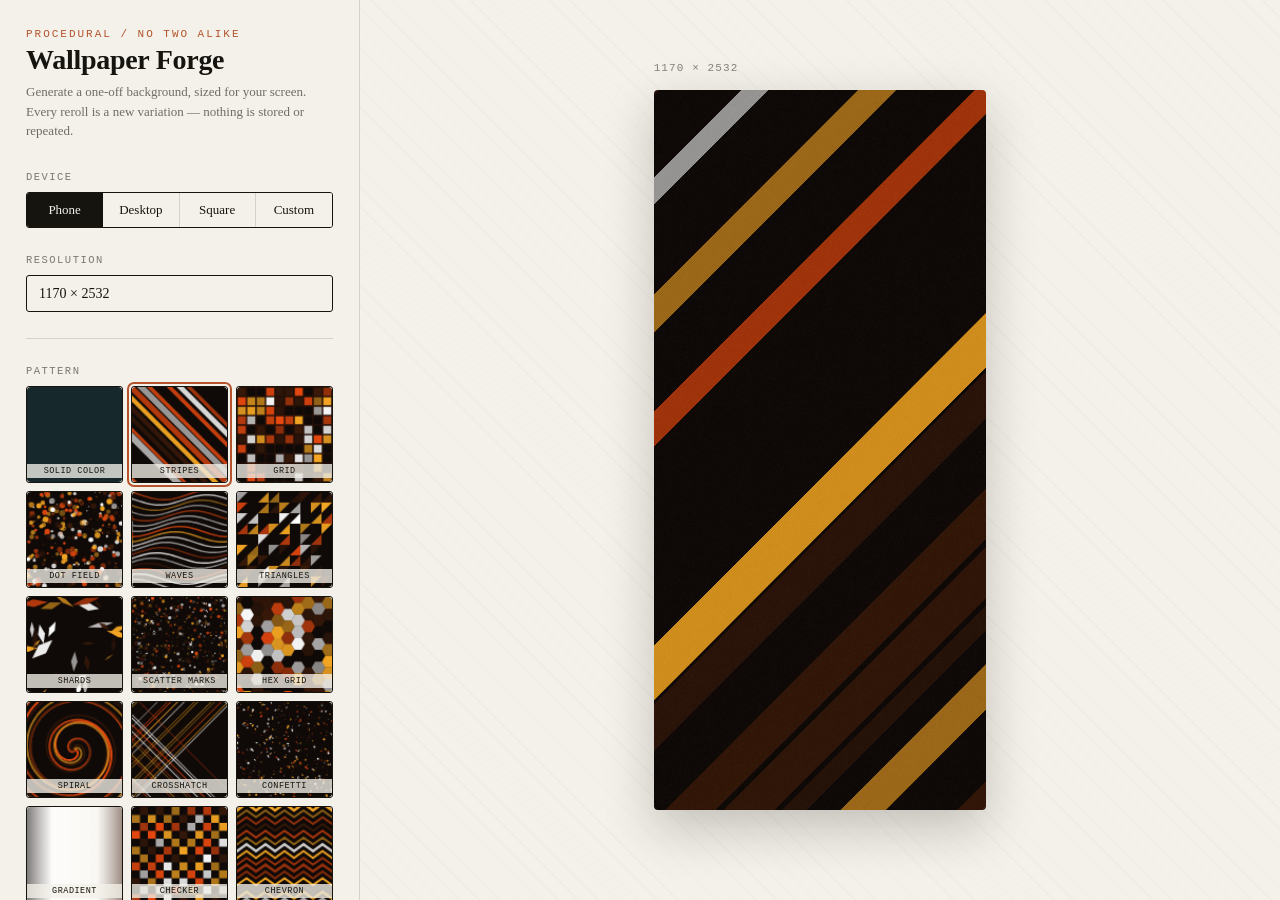
<file: index.html>
<!DOCTYPE html>
<html lang="en">
<head>
<meta charset="UTF-8">
<meta name="viewport" content="width=device-width, initial-scale=1.0">
<title>Wallpaper Forge</title>
<link rel="stylesheet" href="style.css">
<link rel="icon" type="image/svg+xml" href="data:image/svg+xml,%3Csvg xmlns='http://www.w3.org/2000/svg' viewBox='0 0 32 32'%3E%3Crect width='32' height='32' rx='6' fill='%231e1e2e'/%3E%3Cpath d='M8 8h6v6H8z' fill='%23ff79c6'/%3E%3Ccircle cx='23' cy='11' r='3' fill='%238be9fd'/%3E%3Cpath d='M8 20 l5 5 l5-5' stroke='%23f1fa8c' stroke-width='2' fill='none' stroke-linecap='round' stroke-linejoin='round'/%3E%3Cline x1='20' y1='24' x2='24' y2='20' stroke='%23bd93f9' stroke-width='2' stroke-linecap='round'/%3E%3C/svg%3E">
<link rel="manifest" href="manifest.json">
<meta name="theme-color" content="#16140f">
<link rel="apple-touch-icon" href="icon-192.png">
</head>
<body>

<div class="sidebar">
  <div class="brand">
    <span class="eyebrow">Procedural / No two alike</span>
    <h1>Wallpaper Forge</h1>
    <p>Generate a one&#8209;off background, sized for your screen. Every reroll is a new variation &mdash; nothing is stored or repeated.</p>
  </div>

  <div class="field">
    <label>Device</label>
    <div class="seg" id="deviceSeg">
      <button data-device="phone" class="active">Phone</button>
      <button data-device="desktop">Desktop</button>
      <button data-device="square">Square</button>
      <button data-device="custom">Custom</button>
    </div>
  </div>

  <div class="field" id="sizeField">
    <label>Resolution</label>
    <select id="sizeSelect"></select>
    <div class="custom-res-row" id="customResRow" style="display:none;">
      <input type="number" id="customW" min="1" max="8000" value="1170">
      <span>×</span>
      <input type="number" id="customH" min="1" max="8000" value="2532">
    </div>
    <button class="detect-btn" id="detectResBtn" style="display:none;">⌖ Use my screen resolution</button>
  </div>

  <hr>

  <div class="field">
    <label>Pattern</label>
    <div class="pattern-grid" id="patternGrid"></div>
  </div>

  <div class="field" id="solidColorField" style="display:none;">
    <label>Solid Color</label>
    <div class="color-row">
      <input type="color" id="solidColorPicker" value="#16282c">
      <input type="text" id="solidColorHex" value="#16282c" maxlength="7">
    </div>
  </div>

  <hr>

  <div class="field">
    <label>Mode</label>
    <div class="seg" id="modeSeg">
      <button data-mode="dark" class="active">Dark</button>
      <button data-mode="light">Light</button>
    </div>
  </div>

  <div class="field" id="paletteField">
    <label>Palette</label>
    <div class="swatches" id="paletteGrid"></div>
  </div>

  <div class="field" id="densityField">
    <label>Density</label>
    <div class="slider-row">
      <input type="range" id="densitySlider" min="1" max="10" value="5">
      <span class="val" id="densityVal">5</span>
    </div>
  </div>

  <div class="field">
    <label>Grain</label>
    <div class="slider-row">
      <input type="range" id="grainSlider" min="0" max="10" value="3">
      <span class="val" id="grainVal">3</span>
    </div>
  </div>

  <hr>

  <button class="reroll-btn" id="rerollBtn">⟳ Reroll this pattern</button>
  <button class="random-btn" id="randomBtn">✦ Random Everything</button>
  <div class="seed-display" id="seedDisplay">seed &mdash;</div>

  <button class="download-btn" id="downloadBtn">Download PNG</button>
</div>

<div class="stage">
  <div class="frame-wrap">
    <div class="frame-label" id="frameLabel">1170 × 2532</div>
    <canvas id="cv"></canvas>
  </div>
</div>

<script src="script.js"></script>
<script>
if ('serviceWorker' in navigator) {
  navigator.serviceWorker.register('sw.js');
}
</script>
</body>
</html>
</file>
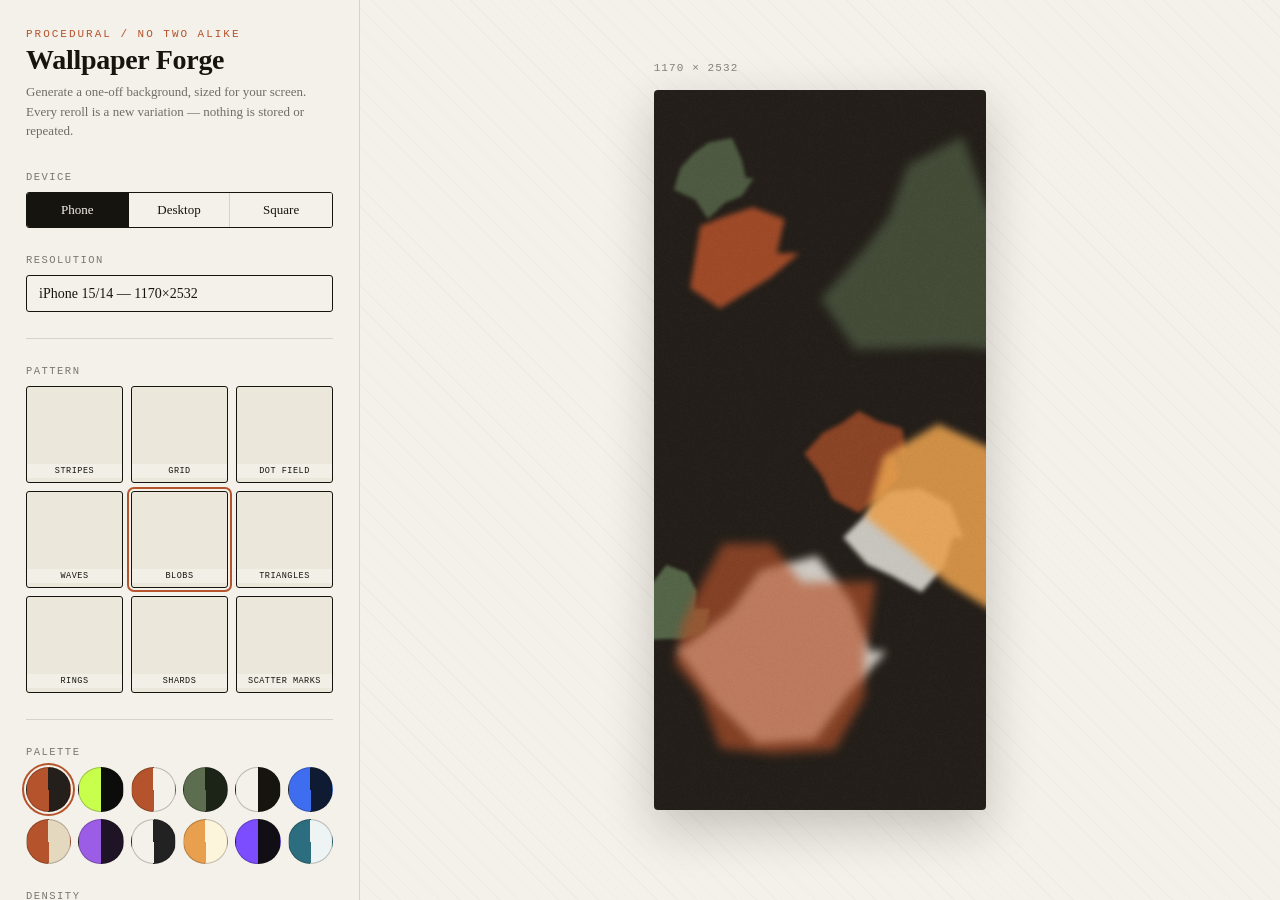
<file: wallpaper-forge.html>
<!DOCTYPE html>
<html lang="en">
<head>
<meta charset="UTF-8">
<meta name="viewport" content="width=device-width, initial-scale=1.0">
<title>Wallpaper Forge</title>
<style>
  :root {
    --ink: #16140f;
    --paper: #f4f1ea;
    --rust: #b5532c;
    --moss: #5c6e4f;
    --line: rgba(22,20,15,0.14);
    --panel: #ece7db;
  }

  * { box-sizing: border-box; }

  html, body {
    margin: 0;
    padding: 0;
    background: var(--paper);
    color: var(--ink);
    font-family: "Iowan Old Style", "Palatino Linotype", Georgia, serif;
  }

  body {
    min-height: 100vh;
    display: grid;
    grid-template-columns: 360px 1fr;
  }

  @media (max-width: 860px) {
    body { grid-template-columns: 1fr; }
  }

  /* ---- Sidebar ---- */
  .sidebar {
    border-right: 1px solid var(--line);
    padding: 28px 26px 40px;
    display: flex;
    flex-direction: column;
    gap: 26px;
    overflow-y: auto;
    max-height: 100vh;
  }

  .brand {
    display: flex;
    flex-direction: column;
    gap: 2px;
    margin-bottom: 4px;
  }

  .brand .eyebrow {
    font-family: "Courier New", monospace;
    font-size: 11px;
    letter-spacing: 0.18em;
    text-transform: uppercase;
    color: var(--rust);
  }

  .brand h1 {
    font-size: 28px;
    font-weight: 600;
    margin: 2px 0 0;
    letter-spacing: -0.01em;
  }

  .brand p {
    font-size: 13px;
    color: rgba(22,20,15,0.6);
    margin: 4px 0 0;
    line-height: 1.5;
  }

  .field {
    display: flex;
    flex-direction: column;
    gap: 9px;
  }

  .field label {
    font-family: "Courier New", monospace;
    font-size: 10.5px;
    letter-spacing: 0.14em;
    text-transform: uppercase;
    color: rgba(22,20,15,0.55);
  }

  .seg {
    display: grid;
    grid-auto-flow: column;
    grid-auto-columns: 1fr;
    border: 1px solid var(--ink);
    border-radius: 3px;
    overflow: hidden;
  }

  .seg button {
    font-family: inherit;
    font-size: 13px;
    padding: 9px 4px;
    border: none;
    background: var(--paper);
    color: var(--ink);
    cursor: pointer;
    border-right: 1px solid var(--line);
  }
  .seg button:last-child { border-right: none; }
  .seg button.active {
    background: var(--ink);
    color: var(--paper);
  }

  select {
    font-family: inherit;
    font-size: 14px;
    padding: 10px 12px;
    border: 1px solid var(--ink);
    border-radius: 3px;
    background: var(--paper);
    color: var(--ink);
    appearance: none;
    cursor: pointer;
  }

  .pattern-grid {
    display: grid;
    grid-template-columns: repeat(3, 1fr);
    gap: 8px;
  }

  .pattern-grid button {
    aspect-ratio: 1;
    border: 1px solid var(--ink);
    border-radius: 3px;
    background: var(--panel);
    cursor: pointer;
    padding: 0;
    position: relative;
    overflow: hidden;
    font-size: 0;
  }
  .pattern-grid button.active {
    outline: 2px solid var(--rust);
    outline-offset: 2px;
  }
  .pattern-grid button span {
    position: absolute;
    bottom: 4px;
    left: 0;
    right: 0;
    font-size: 8.5px;
    font-family: "Courier New", monospace;
    text-transform: uppercase;
    letter-spacing: 0.06em;
    color: var(--ink);
    background: rgba(244,241,234,0.78);
    padding: 2px 0;
  }

  .swatches {
    display: grid;
    grid-template-columns: repeat(6, 1fr);
    gap: 7px;
  }

  .swatch-pair {
    aspect-ratio: 1;
    border-radius: 50%;
    cursor: pointer;
    border: 1px solid rgba(22,20,15,0.25);
    position: relative;
  }
  .swatch-pair.active { box-shadow: 0 0 0 2px var(--paper), 0 0 0 4px var(--rust); }

  .slider-row {
    display: flex;
    align-items: center;
    gap: 12px;
  }
  .slider-row input[type=range] {
    flex: 1;
    accent-color: var(--rust);
  }
  .slider-row .val {
    font-family: "Courier New", monospace;
    font-size: 12px;
    width: 34px;
    text-align: right;
    color: rgba(22,20,15,0.6);
  }

  .reroll-btn, .download-btn {
    font-family: inherit;
    font-size: 14px;
    padding: 13px 16px;
    border-radius: 3px;
    cursor: pointer;
    text-align: center;
    border: 1px solid var(--ink);
  }

  .reroll-btn {
    background: var(--paper);
    color: var(--ink);
    display: flex;
    align-items: center;
    justify-content: center;
    gap: 8px;
  }
  .reroll-btn:hover { background: var(--panel); }

  .download-btn {
    background: var(--ink);
    color: var(--paper);
    margin-top: auto;
  }
  .download-btn:hover { background: #2a2620; }

  .seed-display {
    font-family: "Courier New", monospace;
    font-size: 11px;
    color: rgba(22,20,15,0.45);
    letter-spacing: 0.04em;
  }

  hr {
    border: none;
    border-top: 1px solid var(--line);
    margin: 0;
  }

  /* ---- Canvas stage ---- */
  .stage {
    display: flex;
    align-items: center;
    justify-content: center;
    padding: 40px;
    background:
      repeating-linear-gradient(45deg, rgba(22,20,15,0.025) 0 1px, transparent 1px 14px),
      var(--paper);
    min-height: 100vh;
  }

  .frame-wrap {
    position: relative;
  }

  .frame-label {
    position: absolute;
    top: -28px;
    left: 0;
    font-family: "Courier New", monospace;
    font-size: 11px;
    letter-spacing: 0.1em;
    text-transform: uppercase;
    color: rgba(22,20,15,0.5);
  }

  canvas {
    display: block;
    box-shadow: 0 18px 50px rgba(22,20,15,0.22);
    border-radius: 4px;
    max-width: min(80vw, 520px);
    max-height: 80vh;
    width: auto;
    height: auto;
  }

  @media (max-width: 860px) {
    .sidebar { max-height: none; border-right: none; border-bottom: 1px solid var(--line); }
    .stage { padding: 30px 18px 60px; }
  }
</style>
</head>
<body>

<div class="sidebar">
  <div class="brand">
    <span class="eyebrow">Procedural / No two alike</span>
    <h1>Wallpaper Forge</h1>
    <p>Generate a one&#8209;off background, sized for your screen. Every reroll is a new variation &mdash; nothing is stored or repeated.</p>
  </div>

  <div class="field">
    <label>Device</label>
    <div class="seg" id="deviceSeg">
      <button data-device="phone" class="active">Phone</button>
      <button data-device="desktop">Desktop</button>
      <button data-device="square">Square</button>
    </div>
  </div>

  <div class="field" id="sizeField">
    <label>Resolution</label>
    <select id="sizeSelect"></select>
  </div>

  <hr>

  <div class="field">
    <label>Pattern</label>
    <div class="pattern-grid" id="patternGrid"></div>
  </div>

  <hr>

  <div class="field">
    <label>Palette</label>
    <div class="swatches" id="paletteGrid"></div>
  </div>

  <div class="field">
    <label>Density</label>
    <div class="slider-row">
      <input type="range" id="densitySlider" min="1" max="10" value="5">
      <span class="val" id="densityVal">5</span>
    </div>
  </div>

  <div class="field">
    <label>Grain</label>
    <div class="slider-row">
      <input type="range" id="grainSlider" min="0" max="10" value="3">
      <span class="val" id="grainVal">3</span>
    </div>
  </div>

  <hr>

  <button class="reroll-btn" id="rerollBtn">⟳ Reroll this pattern</button>
  <div class="seed-display" id="seedDisplay">seed &mdash;</div>

  <button class="download-btn" id="downloadBtn">Download PNG</button>
</div>

<div class="stage">
  <div class="frame-wrap">
    <div class="frame-label" id="frameLabel">1170 × 2532</div>
    <canvas id="cv"></canvas>
  </div>
</div>

<script>
(function(){
  "use strict";

  // ---------- Seedable RNG ----------
  function mulberry32(seed) {
    return function() {
      seed |= 0; seed = (seed + 0x6D2B79F5) | 0;
      let t = Math.imul(seed ^ (seed >>> 15), 1 | seed);
      t = (t + Math.imul(t ^ (t >>> 7), 61 | t)) ^ t;
      return ((t ^ (t >>> 14)) >>> 0) / 4294967296;
    };
  }
  let rand = mulberry32(Date.now() & 0xffffffff);
  let currentSeed = 0;
  function reseed() {
    currentSeed = Math.floor(Math.random() * 1e9);
    rand = mulberry32(currentSeed);
    document.getElementById('seedDisplay').textContent = 'seed ' + currentSeed;
  }

  // ---------- Sizes ----------
  const SIZES = {
    phone: [
      { label: "iPhone 16 Pro Max — 1320×2868", w: 1320, h: 2868 },
      { label: "iPhone 15/14 — 1170×2532", w: 1170, h: 2532 },
      { label: "iPhone SE — 750×1334", w: 750, h: 1334 },
      { label: "Pixel 9 — 1080×2400", w: 1080, h: 2400 },
      { label: "Galaxy S24 — 1080×2340", w: 1080, h: 2340 },
    ],
    desktop: [
      { label: "1920×1080 (FHD)", w: 1920, h: 1080 },
      { label: "2560×1440 (QHD)", w: 2560, h: 1440 },
      { label: "3840×2160 (4K)", w: 3840, h: 2160 },
      { label: "3024×1964 (MBP 14\")", w: 3024, h: 1964 },
      { label: "2560×1600 (16:10)", w: 2560, h: 1600 },
    ],
    square: [
      { label: "1080×1080", w: 1080, h: 1080 },
      { label: "1440×1440", w: 1440, h: 1440 },
      { label: "2048×2048", w: 2048, h: 2048 },
    ],
  };

  // ---------- Palettes (each: bg + array of accent colors) ----------
  const PALETTES = [
    { name: "Terracotta Dusk", bg: "#241f1a", colors: ["#b5532c", "#e8a04e", "#f4f1ea", "#5c6e4f"] },
    { name: "Acid Night", bg: "#0c0d0a", colors: ["#c8ff4d", "#1a1d14", "#f4f1ea", "#3a3f2c"] },
    { name: "Paper & Rust", bg: "#f4f1ea", colors: ["#b5532c", "#16140f", "#8a8166", "#5c6e4f"] },
    { name: "Deep Moss", bg: "#1b2417", colors: ["#5c6e4f", "#a9b88c", "#f4f1ea", "#3d4a32"] },
    { name: "Ink & Bone", bg: "#16140f", colors: ["#f4f1ea", "#8a8166", "#b5532c", "#3a362c"] },
    { name: "Cobalt Pop", bg: "#0e1b33", colors: ["#3e6df0", "#f4f1ea", "#e8a04e", "#1a2c52"] },
    { name: "Clay Sand", bg: "#e4d8bf", colors: ["#b5532c", "#16140f", "#7a6a4f", "#f4f1ea"] },
    { name: "Plum Static", bg: "#1f1326", colors: ["#9b5de5", "#f4f1ea", "#e8a04e", "#3a2747"] },
    { name: "Mono Slate", bg: "#222222", colors: ["#f4f1ea", "#888888", "#555555", "#cccccc"] },
    { name: "Citrus Field", bg: "#fdf4dc", colors: ["#e8a04e", "#b5532c", "#16140f", "#5c6e4f"] },
    { name: "Blackcurrant", bg: "#120e16", colors: ["#7c4dff", "#ff6f91", "#f4f1ea", "#2a2233"] },
    { name: "Glacier", bg: "#eef3f4", colors: ["#2c6e7f", "#16140f", "#9fc7cf", "#e8a04e"] },
  ];

  const PATTERN_DEFS = [
    { id: "stripes",   label: "Stripes" },
    { id: "grid",      label: "Grid" },
    { id: "dots",      label: "Dot Field" },
    { id: "waves",     label: "Waves" },
    { id: "blobs",     label: "Blobs" },
    { id: "triangles", label: "Triangles" },
    { id: "rings",     label: "Rings" },
    { id: "shards",    label: "Shards" },
    { id: "scatter",   label: "Scatter Marks" },
  ];

  // ---------- State ----------
  const state = {
    device: "phone",
    sizeIdx: 1,
    pattern: "blobs",
    paletteIdx: 0,
    density: 5,
    grain: 3,
  };

  // ---------- DOM ----------
  const cv = document.getElementById('cv');
  const ctx = cv.getContext('2d');
  const frameLabel = document.getElementById('frameLabel');
  const sizeSelect = document.getElementById('sizeSelect');
  const patternGrid = document.getElementById('patternGrid');
  const paletteGrid = document.getElementById('paletteGrid');
  const deviceSeg = document.getElementById('deviceSeg');
  const densitySlider = document.getElementById('densitySlider');
  const densityVal = document.getElementById('densityVal');
  const grainSlider = document.getElementById('grainSlider');
  const grainVal = document.getElementById('grainVal');

  function buildSizeOptions() {
    sizeSelect.innerHTML = "";
    SIZES[state.device].forEach((s, i) => {
      const opt = document.createElement('option');
      opt.value = i;
      opt.textContent = s.label;
      sizeSelect.appendChild(opt);
    });
    sizeSelect.value = state.sizeIdx;
  }

  function buildPatternGrid() {
    patternGrid.innerHTML = "";
    PATTERN_DEFS.forEach(p => {
      const btn = document.createElement('button');
      btn.dataset.pattern = p.id;
      if (p.id === state.pattern) btn.classList.add('active');
      const span = document.createElement('span');
      span.textContent = p.label;
      btn.appendChild(span);
      btn.addEventListener('click', () => {
        state.pattern = p.id;
        [...patternGrid.children].forEach(c => c.classList.remove('active'));
        btn.classList.add('active');
        render();
      });
      patternGrid.appendChild(btn);
    });
  }

  function buildPaletteGrid() {
    paletteGrid.innerHTML = "";
    PALETTES.forEach((p, i) => {
      const dot = document.createElement('div');
      dot.className = 'swatch-pair';
      dot.title = p.name;
      dot.style.background = `conic-gradient(${p.bg} 0% 50%, ${p.colors[0]} 50% 100%)`;
      if (i === state.paletteIdx) dot.classList.add('active');
      dot.addEventListener('click', () => {
        state.paletteIdx = i;
        [...paletteGrid.children].forEach(c => c.classList.remove('active'));
        dot.classList.add('active');
        render();
      });
      paletteGrid.appendChild(dot);
    });
  }

  deviceSeg.addEventListener('click', (e) => {
    const btn = e.target.closest('button');
    if (!btn) return;
    state.device = btn.dataset.device;
    state.sizeIdx = 0;
    [...deviceSeg.children].forEach(c => c.classList.remove('active'));
    btn.classList.add('active');
    buildSizeOptions();
    render();
  });

  sizeSelect.addEventListener('change', () => {
    state.sizeIdx = parseInt(sizeSelect.value, 10);
    render();
  });

  densitySlider.addEventListener('input', () => {
    state.density = parseInt(densitySlider.value, 10);
    densityVal.textContent = state.density;
    render();
  });

  grainSlider.addEventListener('input', () => {
    state.grain = parseInt(grainSlider.value, 10);
    grainVal.textContent = state.grain;
    render();
  });

  document.getElementById('rerollBtn').addEventListener('click', () => {
    reseed();
    render();
  });

  document.getElementById('downloadBtn').addEventListener('click', () => {
    const dims = SIZES[state.device][state.sizeIdx];
    const link = document.createElement('a');
    link.download = `wallpaper-${state.pattern}-${dims.w}x${dims.h}-${currentSeed}.png`;
    link.href = cv.toDataURL('image/png');
    link.click();
  });

  // ---------- Helpers ----------
  function lerp(a, b, t) { return a + (b - a) * t; }
  function pick(arr) { return arr[Math.floor(rand() * arr.length)]; }
  function hexToRgb(hex) {
    const n = parseInt(hex.slice(1), 16);
    return [(n >> 16) & 255, (n >> 8) & 255, n & 255];
  }
  function rgbaFix(hex, a) {
    const [r,g,b] = hexToRgb(hex);
    return `rgba(${r},${g},${b},${a})`;
  }

  // ---------- Pattern renderers ----------
  // Each receives (ctx, w, h, palette, density 1-10)

  function drawStripes(ctx, w, h, pal, density) {
    ctx.fillStyle = pal.bg;
    ctx.fillRect(0, 0, w, h);
    const bandCount = Math.round(lerp(5, 40, density / 10));
    const angle = pick([0, 45, 90, -45]) * Math.PI / 180;
    ctx.save();
    ctx.translate(w/2, h/2);
    ctx.rotate(angle);
    const diag = Math.sqrt(w*w + h*h) * 1.2;
    const bw = diag / bandCount;
    for (let i = -bandCount; i < bandCount * 2; i++) {
      if (rand() > 0.55) continue;
      ctx.fillStyle = rgbaFix(pick(pal.colors), lerp(0.5, 1, rand()));
      ctx.fillRect(-diag/2 + i * bw, -diag, bw * lerp(0.4, 1, rand()), diag * 2);
    }
    ctx.restore();
  }

  function drawGrid(ctx, w, h, pal, density) {
    ctx.fillStyle = pal.bg;
    ctx.fillRect(0, 0, w, h);
    const cols = Math.round(lerp(4, 16, density / 10));
    const cellW = w / cols;
    const rows = Math.round(h / cellW);
    const cellH = h / rows;
    for (let y = 0; y < rows; y++) {
      for (let x = 0; x < cols; x++) {
        if (rand() > 0.62) continue;
        ctx.fillStyle = rgbaFix(pick(pal.colors), lerp(0.55, 1, rand()));
        const pad = cellW * 0.08;
        ctx.fillRect(x*cellW+pad, y*cellH+pad, cellW-pad*2, cellH-pad*2);
      }
    }
    // hairlines
    ctx.strokeStyle = rgbaFix(pal.colors[0], 0.12);
    ctx.lineWidth = Math.max(1, w * 0.0008);
    for (let x = 0; x <= cols; x++) {
      ctx.beginPath(); ctx.moveTo(x*cellW, 0); ctx.lineTo(x*cellW, h); ctx.stroke();
    }
    for (let y = 0; y <= rows; y++) {
      ctx.beginPath(); ctx.moveTo(0, y*cellH); ctx.lineTo(w, y*cellH); ctx.stroke();
    }
  }

  function drawDots(ctx, w, h, pal, density) {
    ctx.fillStyle = pal.bg;
    ctx.fillRect(0, 0, w, h);
    const count = Math.round(lerp(40, 600, density / 10));
    const baseR = Math.min(w, h) * 0.012;
    for (let i = 0; i < count; i++) {
      const x = rand() * w, y = rand() * h;
      const r = baseR * lerp(0.3, 2.6, rand());
      ctx.beginPath();
      ctx.arc(x, y, r, 0, Math.PI * 2);
      ctx.fillStyle = rgbaFix(pick(pal.colors), lerp(0.4, 1, rand()));
      ctx.fill();
    }
  }

  function drawWaves(ctx, w, h, pal, density) {
    ctx.fillStyle = pal.bg;
    ctx.fillRect(0, 0, w, h);
    const lines = Math.round(lerp(6, 30, density / 10));
    const amp = h * lerp(0.03, 0.09, rand());
    const freq = lerp(1.5, 4, rand());
    const phase0 = rand() * 10;
    for (let i = 0; i < lines; i++) {
      const baseY = (h / lines) * i + (h / lines) * 0.5;
      ctx.beginPath();
      ctx.moveTo(0, baseY);
      const steps = 60;
      for (let s = 0; s <= steps; s++) {
        const x = (w / steps) * s;
        const y = baseY + Math.sin((x / w) * Math.PI * freq + phase0 + i * 0.3) * amp;
        ctx.lineTo(x, y);
      }
      ctx.strokeStyle = rgbaFix(pick(pal.colors), lerp(0.4, 0.95, rand()));
      ctx.lineWidth = Math.max(1.5, h * lerp(0.004, 0.014, density/10));
      ctx.stroke();
    }
  }

  function drawBlobs(ctx, w, h, pal, density) {
    ctx.fillStyle = pal.bg;
    ctx.fillRect(0, 0, w, h);
    const count = Math.round(lerp(3, 14, density / 10));
    for (let i = 0; i < count; i++) {
      const cx = rand() * w, cy = rand() * h;
      const baseR = Math.min(w, h) * lerp(0.08, 0.32, rand());
      const points = 10 + Math.floor(rand() * 4);
      ctx.beginPath();
      for (let p = 0; p <= points; p++) {
        const ang = (p / points) * Math.PI * 2;
        const r = baseR * lerp(0.7, 1.3, rand());
        const x = cx + Math.cos(ang) * r;
        const y = cy + Math.sin(ang) * r;
        if (p === 0) ctx.moveTo(x, y); else ctx.lineTo(x, y);
      }
      ctx.closePath();
      ctx.fillStyle = rgbaFix(pick(pal.colors), lerp(0.5, 0.9, rand()));
      ctx.filter = `blur(${Math.round(baseR * 0.05)}px)`;
      ctx.fill();
      ctx.filter = 'none';
    }
  }

  function drawTriangles(ctx, w, h, pal, density) {
    ctx.fillStyle = pal.bg;
    ctx.fillRect(0, 0, w, h);
    const cols = Math.round(lerp(4, 14, density / 10));
    const cellW = w / cols;
    const rows = Math.round(h / cellW);
    const cellH = h / rows;
    for (let y = 0; y <= rows; y++) {
      for (let x = 0; x <= cols; x++) {
        if (rand() > 0.7) continue;
        const flip = rand() > 0.5;
        ctx.beginPath();
        const px = x * cellW, py = y * cellH;
        if (flip) {
          ctx.moveTo(px, py); ctx.lineTo(px+cellW, py); ctx.lineTo(px, py+cellH);
        } else {
          ctx.moveTo(px+cellW, py); ctx.lineTo(px+cellW, py+cellH); ctx.lineTo(px, py+cellH);
        }
        ctx.closePath();
        ctx.fillStyle = rgbaFix(pick(pal.colors), lerp(0.5, 1, rand()));
        ctx.fill();
      }
    }
  }

  function drawRings(ctx, w, h, pal, density) {
    ctx.fillStyle = pal.bg;
    ctx.fillRect(0, 0, w, h);
    const count = Math.round(lerp(3, 12, density / 10));
    for (let i = 0; i < count; i++) {
      const cx = rand() * w, cy = rand() * h;
      const maxR = Math.min(w,h) * lerp(0.15, 0.4, rand());
      const rings = 4 + Math.floor(rand() * 5);
      for (let r = rings; r >= 1; r--) {
        ctx.beginPath();
        ctx.arc(cx, cy, maxR * (r / rings), 0, Math.PI * 2);
        ctx.strokeStyle = rgbaFix(pick(pal.colors), lerp(0.3, 0.9, rand()));
        ctx.lineWidth = Math.max(2, maxR * 0.04);
        ctx.stroke();
      }
    }
  }

  function drawShards(ctx, w, h, pal, density) {
    ctx.fillStyle = pal.bg;
    ctx.fillRect(0, 0, w, h);
    const count = Math.round(lerp(8, 50, density / 10));
    for (let i = 0; i < count; i++) {
      const cx = rand() * w, cy = rand() * h;
      const len = Math.min(w,h) * lerp(0.08, 0.3, rand());
      const wid = len * lerp(0.15, 0.4, rand());
      const ang = rand() * Math.PI * 2;
      ctx.save();
      ctx.translate(cx, cy);
      ctx.rotate(ang);
      ctx.beginPath();
      ctx.moveTo(0, -len/2);
      ctx.lineTo(wid/2, 0);
      ctx.lineTo(0, len/2);
      ctx.lineTo(-wid/2, 0);
      ctx.closePath();
      ctx.fillStyle = rgbaFix(pick(pal.colors), lerp(0.5, 1, rand()));
      ctx.fill();
      ctx.restore();
    }
  }

  function drawScatter(ctx, w, h, pal, density) {
    ctx.fillStyle = pal.bg;
    ctx.fillRect(0, 0, w, h);
    const count = Math.round(lerp(80, 1000, density / 10));
    for (let i = 0; i < count; i++) {
      const x = rand() * w, y = rand() * h;
      const s = Math.min(w,h) * lerp(0.004, 0.018, rand());
      const type = rand();
      ctx.fillStyle = rgbaFix(pick(pal.colors), lerp(0.5, 1, rand()));
      ctx.strokeStyle = ctx.fillStyle;
      ctx.lineWidth = s * 0.4;
      if (type < 0.33) {
        ctx.beginPath(); ctx.arc(x, y, s, 0, Math.PI*2); ctx.fill();
      } else if (type < 0.66) {
        ctx.beginPath();
        ctx.moveTo(x-s, y-s); ctx.lineTo(x+s, y+s);
        ctx.moveTo(x-s, y+s); ctx.lineTo(x+s, y-s);
        ctx.stroke();
      } else {
        ctx.fillRect(x-s/2, y-s/2, s, s);
      }
    }
  }

  const RENDERERS = {
    stripes: drawStripes,
    grid: drawGrid,
    dots: drawDots,
    waves: drawWaves,
    blobs: drawBlobs,
    triangles: drawTriangles,
    rings: drawRings,
    shards: drawShards,
    scatter: drawScatter,
  };

  function addGrain(ctx, w, h, amount) {
    if (amount <= 0) return;
    const imgData = ctx.getImageData(0, 0, w, h);
    const data = imgData.data;
    const strength = amount * 2.4;
    for (let i = 0; i < data.length; i += 4) {
      const n = (rand() - 0.5) * strength;
      data[i] = Math.min(255, Math.max(0, data[i] + n));
      data[i+1] = Math.min(255, Math.max(0, data[i+1] + n));
      data[i+2] = Math.min(255, Math.max(0, data[i+2] + n));
    }
    ctx.putImageData(imgData, 0, 0);
  }

  // ---------- Render ----------
  function render() {
    const dims = SIZES[state.device][state.sizeIdx];
    cv.width = dims.w;
    cv.height = dims.h;
    frameLabel.textContent = `${dims.w} × ${dims.h}`;

    const pal = PALETTES[state.paletteIdx];
    const fn = RENDERERS[state.pattern] || drawBlobs;

    // Use a frozen rng draw per render based on currentSeed, deterministic per reroll
    const localRand = mulberry32(currentSeed ^ (state.pattern.length * 7919) ^ state.paletteIdx ^ (dims.w + dims.h));
    rand = localRand;

    fn(ctx, dims.w, dims.h, pal, state.density);
    addGrain(ctx, dims.w, dims.h, state.grain);
  }

  // ---------- Init ----------
  reseed();
  buildSizeOptions();
  buildPatternGrid();
  buildPaletteGrid();
  render();
})();
</script>
</body>
</html>
</file>
<file: style.css>
:root {
    --ink: #16140f;
    --paper: #f4f1ea;
    --rust: #b5532c;
    --moss: #5c6e4f;
    --line: rgba(22,20,15,0.14);
    --panel: #ece7db;
  }

  * { box-sizing: border-box; }

  html, body {
    margin: 0;
    padding: 0;
    background: var(--paper);
    color: var(--ink);
    font-family: "Iowan Old Style", "Palatino Linotype", Georgia, serif;
  }

  body {
    min-height: 100vh;
    display: grid;
    grid-template-columns: 360px 1fr;
  }

  @media (max-width: 860px) {
    body { grid-template-columns: 1fr; }
  }

  /* ---- Sidebar ---- */
  .sidebar {
    border-right: 1px solid var(--line);
    padding: 28px 26px 40px;
    display: flex;
    flex-direction: column;
    gap: 26px;
    overflow-y: auto;
    max-height: 100vh;
  }

  .brand {
    display: flex;
    flex-direction: column;
    gap: 2px;
    margin-bottom: 4px;
  }

  .brand .eyebrow {
    font-family: "Courier New", monospace;
    font-size: 11px;
    letter-spacing: 0.18em;
    text-transform: uppercase;
    color: var(--rust);
  }

  .brand h1 {
    font-size: 28px;
    font-weight: 600;
    margin: 2px 0 0;
    letter-spacing: -0.01em;
  }

  .brand p {
    font-size: 13px;
    color: rgba(22,20,15,0.6);
    margin: 4px 0 0;
    line-height: 1.5;
  }

  .field {
    display: flex;
    flex-direction: column;
    gap: 9px;
  }

  .field label {
    font-family: "Courier New", monospace;
    font-size: 10.5px;
    letter-spacing: 0.14em;
    text-transform: uppercase;
    color: rgba(22,20,15,0.55);
  }

  .seg {
    display: grid;
    grid-auto-flow: column;
    grid-auto-columns: 1fr;
    border: 1px solid var(--ink);
    border-radius: 3px;
    overflow: hidden;
  }

  .seg button {
    font-family: inherit;
    font-size: 13px;
    padding: 9px 4px;
    border: none;
    background: var(--paper);
    color: var(--ink);
    cursor: pointer;
    border-right: 1px solid var(--line);
  }
  .seg button:last-child { border-right: none; }
  .seg button.active {
    background: var(--ink);
    color: var(--paper);
  }

  .custom-res-row {
    display: flex;
    align-items: center;
    gap: 8px;
  }
  .custom-res-row input[type=number] {
    flex: 1;
    width: 0;
    font-family: "Courier New", monospace;
    font-size: 14px;
    padding: 10px 12px;
    border: 1px solid var(--ink);
    border-radius: 3px;
    background: var(--paper);
    color: var(--ink);
  }
  .custom-res-row span { color: rgba(22,20,15,0.5); }

  .detect-btn {
    font-family: inherit;
    font-size: 13px;
    padding: 10px 14px;
    border-radius: 3px;
    cursor: pointer;
    text-align: center;
    border: 1px dashed var(--ink);
    background: var(--paper);
    color: var(--ink);
  }
  .detect-btn:hover { background: var(--panel); }

  select {
    font-family: inherit;
    font-size: 14px;
    padding: 10px 12px;
    border: 1px solid var(--ink);
    border-radius: 3px;
    background: var(--paper);
    color: var(--ink);
    appearance: none;
    cursor: pointer;
  }

  .pattern-grid {
    display: grid;
    grid-template-columns: repeat(3, 1fr);
    gap: 8px;
  }

  .pattern-grid button {
    aspect-ratio: 1;
    border: 1px solid var(--ink);
    border-radius: 3px;
    background: var(--panel);
    cursor: pointer;
    padding: 0;
    position: relative;
    overflow: hidden;
    font-size: 0;
  }
  .pattern-grid button.active {
    outline: 2px solid var(--rust);
    outline-offset: 2px;
  }
  .pattern-thumb {
    position: absolute;
    inset: 0;
    width: 100%;
    height: 100%;
    display: block;
  }
  .pattern-grid button span {
    position: absolute;
    bottom: 4px;
    left: 0;
    right: 0;
    font-size: 8.5px;
    font-family: "Courier New", monospace;
    text-transform: uppercase;
    letter-spacing: 0.06em;
    color: var(--ink);
    background: rgba(244,241,234,0.78);
    padding: 2px 0;
    z-index: 1;
  }

  .swatches {
    display: grid;
    grid-template-columns: repeat(6, 1fr);
    gap: 7px;
  }

  .color-row {
    display: flex;
    align-items: center;
    gap: 10px;
  }
  .color-row input[type=color] {
    width: 44px;
    height: 44px;
    padding: 0;
    border: 1px solid var(--ink);
    border-radius: 3px;
    cursor: pointer;
    background: none;
  }
  .color-row input[type=text] {
    flex: 1;
    font-family: "Courier New", monospace;
    font-size: 13px;
    padding: 10px 12px;
    border: 1px solid var(--ink);
    border-radius: 3px;
    background: var(--paper);
    color: var(--ink);
    text-transform: uppercase;
  }

  .swatch-pair {
    aspect-ratio: 1;
    border-radius: 50%;
    cursor: pointer;
    border: 1px solid rgba(22,20,15,0.25);
    position: relative;
  }
  .swatch-pair.active { box-shadow: 0 0 0 2px var(--paper), 0 0 0 4px var(--rust); }

  .slider-row {
    display: flex;
    align-items: center;
    gap: 12px;
  }
  .slider-row input[type=range] {
    flex: 1;
    accent-color: var(--rust);
  }
  .slider-row .val {
    font-family: "Courier New", monospace;
    font-size: 12px;
    width: 34px;
    text-align: right;
    color: rgba(22,20,15,0.6);
  }

  .reroll-btn, .download-btn {
    font-family: inherit;
    font-size: 14px;
    padding: 13px 16px;
    border-radius: 3px;
    cursor: pointer;
    text-align: center;
    border: 1px solid var(--ink);
  }

  .reroll-btn {
    background: var(--paper);
    color: var(--ink);
    display: flex;
    align-items: center;
    justify-content: center;
    gap: 8px;
  }
  .reroll-btn:hover { background: var(--panel); }

  .random-btn {
    font-family: inherit;
    font-size: 14px;
    padding: 13px 16px;
    border-radius: 3px;
    cursor: pointer;
    text-align: center;
    border: 1px solid var(--rust);
    background: var(--paper);
    color: var(--rust);
    display: flex;
    align-items: center;
    justify-content: center;
    gap: 8px;
  }
  .random-btn:hover { background: var(--rust); color: var(--paper); }

  .download-btn {
    background: var(--ink);
    color: var(--paper);
    margin-top: auto;
  }
  .download-btn:hover { background: #2a2620; }

  .seed-display {
    font-family: "Courier New", monospace;
    font-size: 11px;
    color: rgba(22,20,15,0.45);
    letter-spacing: 0.04em;
  }

  hr {
    border: none;
    border-top: 1px solid var(--line);
    margin: 0;
  }

  /* ---- Canvas stage ---- */
  .stage {
    display: flex;
    align-items: center;
    justify-content: center;
    padding: 40px;
    background:
      repeating-linear-gradient(45deg, rgba(22,20,15,0.025) 0 1px, transparent 1px 14px),
      var(--paper);
    min-height: 100vh;
  }

  .frame-wrap {
    position: relative;
  }

  .frame-label {
    position: absolute;
    top: -28px;
    left: 0;
    font-family: "Courier New", monospace;
    font-size: 11px;
    letter-spacing: 0.1em;
    text-transform: uppercase;
    color: rgba(22,20,15,0.5);
  }

  canvas {
    display: block;
    box-shadow: 0 18px 50px rgba(22,20,15,0.22);
    border-radius: 4px;
    max-width: min(80vw, 520px);
    max-height: 80vh;
    width: auto;
    height: auto;
  }

  @media (max-width: 860px) {
    .sidebar { max-height: none; border-right: none; border-bottom: 1px solid var(--line); }
    .stage { padding: 30px 18px 60px; }
  }
</file>
